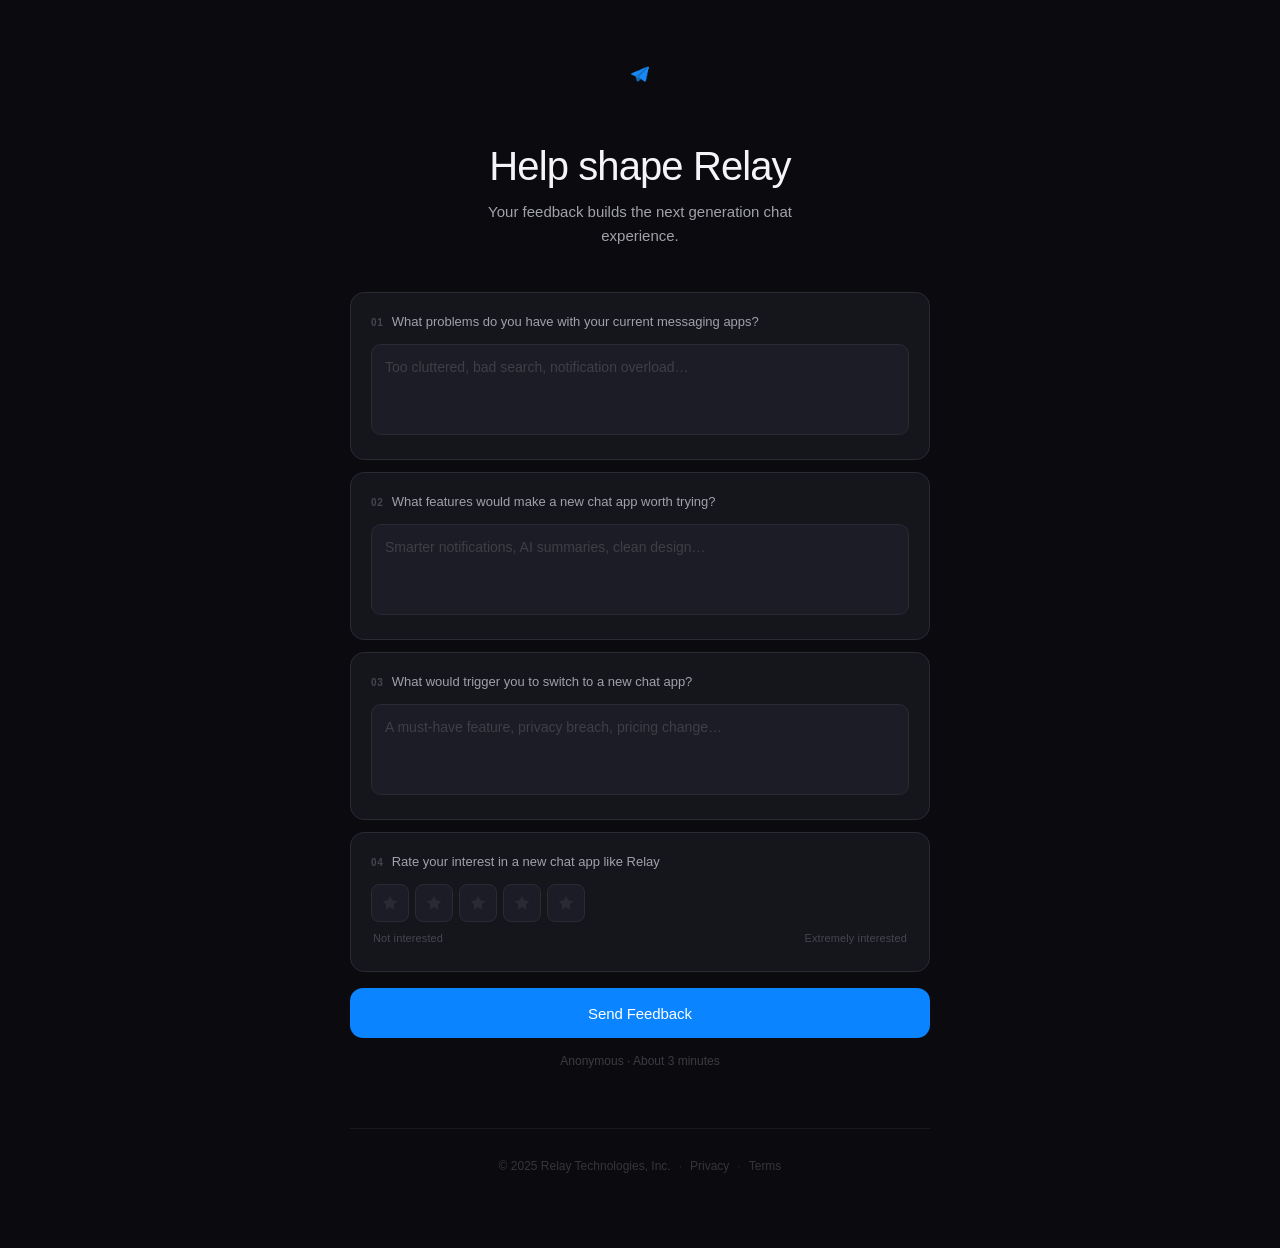
<file: index.html>
<!DOCTYPE html>
<html lang="en">
<head>
  <meta charset="UTF-8" />
  <meta name="viewport" content="width=device-width, initial-scale=1.0" />
  <title>Relay — Share Your Feedback</title>
  <meta name="description" content="Help shape the next generation chat experience." />
  <link rel="stylesheet" href="styles.css" />
</head>
<body>

  <!-- ══════════════════════════════════════════
       COFFEE LOADER OVERLAY
  ══════════════════════════════════════════ -->
  <div id="loader" class="loader" aria-hidden="true" aria-label="Submitting…">
    <div class="loader-inner">
      <div class="coffee-wrap">

        <!-- Steam wisps -->
        <div class="steam">
          <span class="steam__wisp steam__wisp--1"></span>
          <span class="steam__wisp steam__wisp--2"></span>
          <span class="steam__wisp steam__wisp--3"></span>
        </div>

        <!-- Cup body -->
        <div class="cup">
          <div class="cup__liquid">
            <div class="cup__foam"></div>
          </div>
          <div class="cup__handle"></div>
          <div class="cup__saucer"></div>
        </div>

      </div>
      <p class="loader-label">Sending your feedback…</p>
    </div>
  </div>

  <!-- ══════════════════════════════════════════
       MAIN PAGE
  ══════════════════════════════════════════ -->
  <div class="page" id="page-form">

    <div class="wrap">

      <!-- Logo -->
      <header class="site-header">
        <img
          src="logo.png.PNG"
          alt="Relay"
          class="logo"
          onerror="this.style.display='none';document.getElementById('logo-text').style.display='block';"
        />
        <span id="logo-text" class="logo-text" style="display:none;">Relay</span>
      </header>

      <!-- Hero -->
      <section class="hero">
        <h1 class="hero-title">Help shape Relay</h1>
        <p class="hero-sub">Your feedback builds the next generation chat experience.</p>
      </section>

      <!-- Form -->
      <main>
        <form
          id="feedback-form"
          action="https://formspree.io/f/xaqagppb"
          method="POST"
          novalidate
        >
          <input type="hidden" name="_subject" value="Relay Feedback Submission" />

          <!-- Q1 -->
          <div class="field" id="field-q1">
            <label class="field-label" for="q1_problem">
              <span class="field-num">01</span>
              What problems do you have with your current messaging apps?
            </label>
            <textarea
              id="q1_problem"
              name="q1_problem"
              class="field-textarea"
              placeholder="Too cluttered, bad search, notification overload…"
              rows="3"
              required
            ></textarea>
            <span class="field-err" id="err-q1" role="alert"></span>
          </div>

          <!-- Q2 -->
          <div class="field" id="field-q2">
            <label class="field-label" for="q2_features">
              <span class="field-num">02</span>
              What features would make a new chat app worth trying?
            </label>
            <textarea
              id="q2_features"
              name="q2_features"
              class="field-textarea"
              placeholder="Smarter notifications, AI summaries, clean design…"
              rows="3"
              required
            ></textarea>
            <span class="field-err" id="err-q2" role="alert"></span>
          </div>

          <!-- Q3 -->
          <div class="field" id="field-q3">
            <label class="field-label" for="q3_switch">
              <span class="field-num">03</span>
              What would trigger you to switch to a new chat app?
            </label>
            <textarea
              id="q3_switch"
              name="q3_switch"
              class="field-textarea"
              placeholder="A must-have feature, privacy breach, pricing change…"
              rows="3"
              required
            ></textarea>
            <span class="field-err" id="err-q3" role="alert"></span>
          </div>

          <!-- Q4 — Star rating -->
          <div class="field" id="field-q4">
            <span class="field-label">
              <span class="field-num">04</span>
              Rate your interest in a new chat app like Relay
            </span>

            <div class="star-row" id="star-rating" role="group" aria-label="Interest rating 1 to 5 stars">
              <!-- Stars rendered RTL so CSS :hover siblings work -->
              <label class="star-label" title="5 — Extremely interested">
                <input class="star-input" type="radio" name="q4_interest" value="5" required />
                <span class="star-icon" aria-hidden="true">
                  <svg viewBox="0 0 24 24"><path d="M12 2l3.09 6.26L22 9.27l-5 4.87 1.18 6.88L12 17.77l-6.18 3.25L7 14.14 2 9.27l6.91-1.01L12 2z"/></svg>
                </span>
              </label>
              <label class="star-label" title="4">
                <input class="star-input" type="radio" name="q4_interest" value="4" />
                <span class="star-icon" aria-hidden="true">
                  <svg viewBox="0 0 24 24"><path d="M12 2l3.09 6.26L22 9.27l-5 4.87 1.18 6.88L12 17.77l-6.18 3.25L7 14.14 2 9.27l6.91-1.01L12 2z"/></svg>
                </span>
              </label>
              <label class="star-label" title="3">
                <input class="star-input" type="radio" name="q4_interest" value="3" />
                <span class="star-icon" aria-hidden="true">
                  <svg viewBox="0 0 24 24"><path d="M12 2l3.09 6.26L22 9.27l-5 4.87 1.18 6.88L12 17.77l-6.18 3.25L7 14.14 2 9.27l6.91-1.01L12 2z"/></svg>
                </span>
              </label>
              <label class="star-label" title="2">
                <input class="star-input" type="radio" name="q4_interest" value="2" />
                <span class="star-icon" aria-hidden="true">
                  <svg viewBox="0 0 24 24"><path d="M12 2l3.09 6.26L22 9.27l-5 4.87 1.18 6.88L12 17.77l-6.18 3.25L7 14.14 2 9.27l6.91-1.01L12 2z"/></svg>
                </span>
              </label>
              <label class="star-label" title="1 — Not interested">
                <input class="star-input" type="radio" name="q4_interest" value="1" />
                <span class="star-icon" aria-hidden="true">
                  <svg viewBox="0 0 24 24"><path d="M12 2l3.09 6.26L22 9.27l-5 4.87 1.18 6.88L12 17.77l-6.18 3.25L7 14.14 2 9.27l6.91-1.01L12 2z"/></svg>
                </span>
              </label>
            </div>

            <div class="star-labels-row" aria-hidden="true">
              <span>Not interested</span>
              <span>Extremely interested</span>
            </div>

            <span class="field-err" id="err-q4" role="alert"></span>
          </div>

          <!-- Submit -->
          <div class="submit-area">
            <button type="submit" id="submit-btn" class="btn-submit">
              <span class="btn-submit__text">Send Feedback</span>
            </button>
            <p class="submit-caption">Anonymous · About 3 minutes</p>
          </div>

        </form>
      </main>

      <footer class="site-footer">
        <span>© 2025 Relay Technologies, Inc.</span>
        <span class="sep">·</span>
        <a href="#">Privacy</a>
        <span class="sep">·</span>
        <a href="#">Terms</a>
      </footer>

    </div><!-- /.wrap -->
  </div><!-- /#page-form -->

  <!-- ══════════════════════════════════════════
       SUCCESS SCREEN
  ══════════════════════════════════════════ -->
  <div class="page page--success" id="page-success" aria-hidden="true">
    <div class="wrap wrap--center">

      <header class="site-header">
        <img
          src="logo.png.PNG"
          alt="Relay"
          class="logo"
          onerror="this.style.display='none';this.nextElementSibling.style.display='block';"
        />
        <span class="logo-text" style="display:none;">Relay</span>
      </header>

      <div class="success-card">
        <div class="success-icon" aria-hidden="true">
          <svg width="24" height="24" viewBox="0 0 24 24" fill="none">
            <path d="M5 12.5L10 17.5L19 7" stroke="currentColor" stroke-width="1.8" stroke-linecap="round" stroke-linejoin="round"/>
          </svg>
        </div>
        <h2 class="success-title">Thanks — your feedback<br>helps shape Relay</h2>
        <p class="success-sub">We've received your response and appreciate your time.</p>
        <button class="btn-back" id="btn-back" onclick="resetPage()">← Back</button>
      </div>

      <footer class="site-footer">
        <span>© 2025 Relay Technologies, Inc.</span>
        <span class="sep">·</span>
        <a href="#">Privacy</a>
        <span class="sep">·</span>
        <a href="#">Terms</a>
      </footer>

    </div>
  </div>

  <script src="script.js"></script>
</body>
</html>
</file>
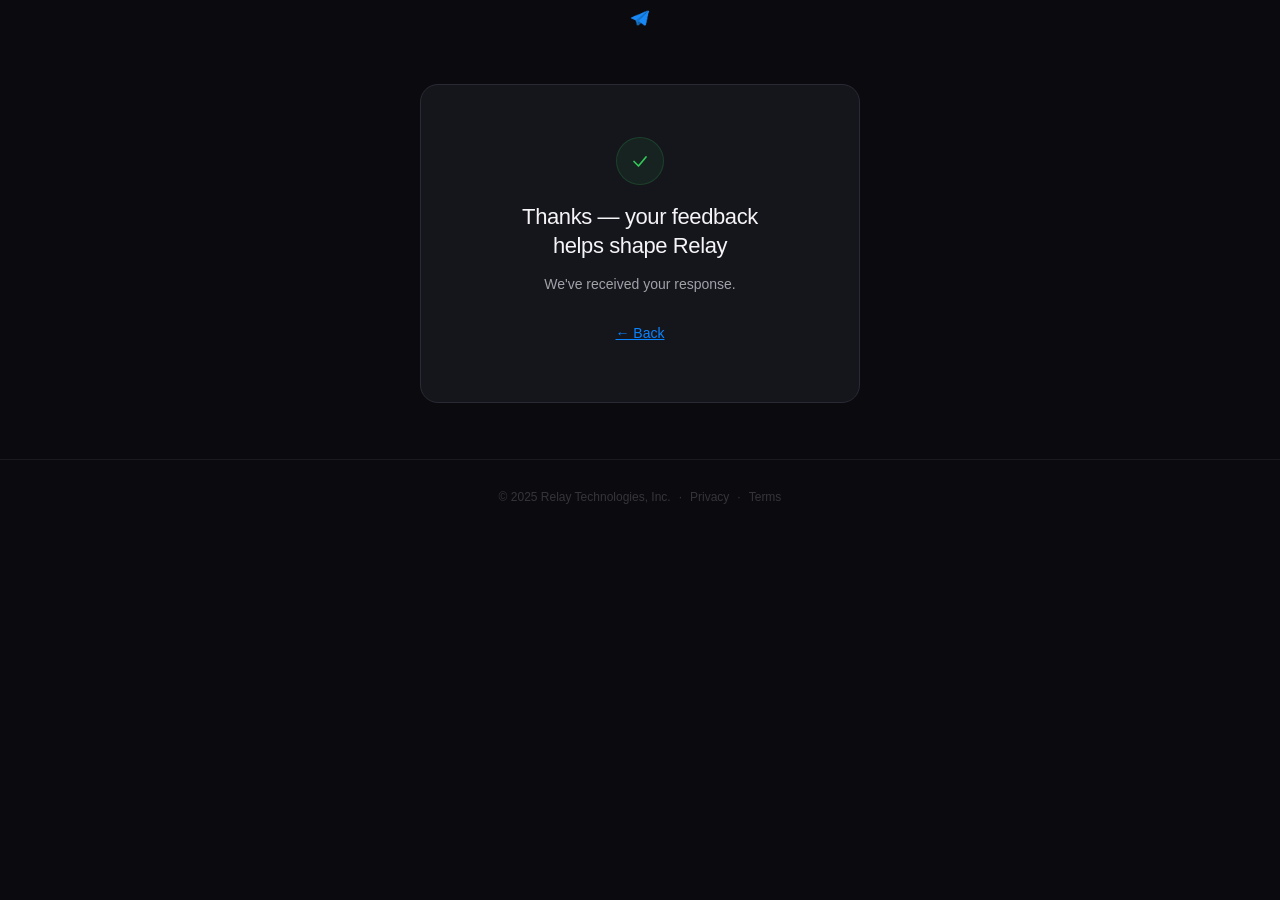
<file: success.html>
<!DOCTYPE html>
<html lang="en">
<head>
  <meta charset="UTF-8" />
  <meta name="viewport" content="width=device-width, initial-scale=1.0" />
  <title>Relay — Thank You</title>
  <link rel="stylesheet" href="styles.css" />
</head>
<body>

  <div class="page-outer page-outer--centered">
    <div class="page-inner">

      <!-- Logo -->
      <header class="site-header" style="margin-bottom: 0;">
        <img
          src="logo.png.PNG"
          alt="Relay"
          class="logo"
          onerror="this.style.display='none';this.nextElementSibling.style.display='block';"
        />
        <span class="logo-fallback" style="display:none;">Relay</span>
      </header>

      <!-- Success card -->
      <main style="display:flex; justify-content:center; padding: 48px 0 0;">
        <div class="success-card">

          <div class="success-icon" aria-hidden="true">
            <svg width="20" height="20" viewBox="0 0 20 20" fill="none" xmlns="http://www.w3.org/2000/svg">
              <path d="M4 10.5L8.5 15L16 6" stroke="currentColor" stroke-width="1.7" stroke-linecap="round" stroke-linejoin="round"/>
            </svg>
          </div>

          <h1 class="success-title">Thanks — your feedback<br>helps shape Relay</h1>
          <p class="success-sub">We've received your response.</p>

          <a href="index.html" class="btn-back">← Back</a>

        </div>
      </main>

      <!-- Footer -->
      <footer class="site-footer">
        <span>&copy; 2025 Relay Technologies, Inc.</span>
        <span class="dot">&middot;</span>
        <a href="#">Privacy</a>
        <span class="dot">&middot;</span>
        <a href="#">Terms</a>
      </footer>

    </div>
  </div>

</body>
</html>
</file>
<file: styles.css>
/* ================================================================
   RELAY — Production SaaS Feedback Page
   Apple-grade minimalism · Dark mode · System typography
   ================================================================ */

/* ── Reset ─────────────────────────────────────────────────────── */
*, *::before, *::after {
  box-sizing: border-box;
  margin: 0;
  padding: 0;
}

/* ── Design Tokens ─────────────────────────────────────────────── */
:root {
  --bg:       #0b0b0f;
  --panel:    #15151c;
  --panel-2:  #1c1c26;
  --text:     #f5f5f7;
  --muted:    #a1a1aa;
  --border:   #2a2a35;
  --accent:   #0a84ff;
  --accent-2: #2873ce;

  --focus-ring: rgba(10, 132, 255, 0.42);
  --error:      #ff453a;
  --success:    #34c759;
  --star-on:    #f5c842;
  --star-off:   #2a2a35;

  --font: -apple-system, BlinkMacSystemFont, "Segoe UI", Helvetica, Arial, sans-serif;

  --ease:   cubic-bezier(0.4, 0, 0.2, 1);
  --spring: cubic-bezier(0.34, 1.56, 0.64, 1);
}

/* ── Base ──────────────────────────────────────────────────────── */
html {
  font-size: 16px;
  -webkit-font-smoothing: antialiased;
  -moz-osx-font-smoothing: grayscale;
}

body {
  background: var(--bg);
  color: var(--text);
  font-family: var(--font);
  font-size: 15px;
  line-height: 1.6;
  min-height: 100dvh;
}

/* ── Pages ─────────────────────────────────────────────────────── */
.page {
  width: 100%;
  min-height: 100dvh;
  display: flex;
  justify-content: center;
  padding: 56px 24px 72px;
  transition: opacity 0.32s var(--ease);
}

.page--success {
  position: fixed;
  inset: 0;
  align-items: center;
  opacity: 0;
  pointer-events: none;
  z-index: 10;
  padding: 32px 24px;
}

.page--success.is-visible {
  opacity: 1;
  pointer-events: auto;
}

/* ── Content column ────────────────────────────────────────────── */
.wrap {
  width: 100%;
  max-width: 580px;
}

.wrap--center {
  display: flex;
  flex-direction: column;
  align-items: center;
  justify-content: center;
  min-height: 100%;
}

/* ── Fade-up entry ─────────────────────────────────────────────── */
@keyframes fadeUp {
  from { opacity: 0; transform: translateY(14px); }
  to   { opacity: 1; transform: translateY(0); }
}

.wrap {
  animation: fadeUp 0.42s var(--ease) both;
}

/* ── Logo ──────────────────────────────────────────────────────── */
.site-header {
  display: flex;
  justify-content: center;
  margin-bottom: 52px;
}

.logo {
  height: 36px;
  width: auto;
  object-fit: contain;
  display: block;
}

.logo-text {
  font-size: 20px;
  font-weight: 600;
  letter-spacing: -0.5px;
  color: var(--text);
}

/* ── Hero ──────────────────────────────────────────────────────── */
.hero {
  text-align: center;
  margin-bottom: 44px;
}

.hero-title {
  font-size: clamp(26px, 5vw, 40px);
  font-weight: 500;
  letter-spacing: -0.9px;
  line-height: 1.1;
  color: var(--text);
  margin-bottom: 12px;
}

.hero-sub {
  font-size: 15px;
  color: var(--muted);
  max-width: 360px;
  margin: 0 auto;
  line-height: 1.6;
}

/* ── Form ──────────────────────────────────────────────────────── */
form {
  display: flex;
  flex-direction: column;
  gap: 12px;
}

/* ── Field card ────────────────────────────────────────────────── */
.field {
  background: var(--panel);
  border: 1px solid var(--border);
  border-radius: 14px;
  padding: 20px 20px 16px;
  transition: border-color 0.18s var(--ease);
}

.field:focus-within {
  border-color: rgba(255, 255, 255, 0.06);
}

.field.has-error {
  border-color: rgba(255, 69, 58, 0.3);
  animation: shake 0.24s var(--ease);
}

@keyframes shake {
  0%, 100% { transform: translateX(0); }
  30%       { transform: translateX(-4px); }
  70%       { transform: translateX(4px); }
}

/* ── Field label ───────────────────────────────────────────────── */
.field-label {
  display: flex;
  align-items: baseline;
  gap: 8px;
  font-size: 13px;
  font-weight: 500;
  color: var(--muted);
  line-height: 1.45;
  margin-bottom: 12px;
  cursor: pointer;
}

.field-num {
  font-size: 10px;
  font-weight: 700;
  letter-spacing: 0.08em;
  color: rgba(161, 161, 170, 0.35);
  flex-shrink: 0;
  padding-top: 2px;
  font-variant-numeric: tabular-nums;
}

/* ── Textarea ──────────────────────────────────────────────────── */
.field-textarea {
  display: block;
  width: 100%;
  background: var(--panel-2);
  border: 1px solid var(--border);
  border-radius: 10px;
  color: var(--text);
  font-family: var(--font);
  font-size: 14px;
  line-height: 1.6;
  padding: 11px 13px;
  resize: none;
  min-height: 88px;
  outline: none;
  -webkit-appearance: none;
  transition: border-color 0.18s var(--ease), background-color 0.12s var(--ease);
}

.field-textarea::placeholder {
  color: rgba(161, 161, 170, 0.26);
}

.field-textarea:focus {
  border-color: var(--focus-ring);
  background: #1e1e2a;
}

/* ── Field error ───────────────────────────────────────────────── */
.field-err {
  display: block;
  font-size: 12px;
  color: var(--error);
  margin-top: 8px;
  min-height: 0;
  line-height: 1.4;
  opacity: 0;
  transition: opacity 0.15s var(--ease);
}

.field-err.show {
  opacity: 1;
}

/* ══════════════════════════════════════════════════════
   STAR RATING
   RTL layout trick: stars are listed 5→1 in HTML,
   flex-direction:row-reverse reverses them visually.
   :hover and :checked + siblings light up via ~ selector.
══════════════════════════════════════════════════════ */

.star-row {
  display: flex;
  flex-direction: row-reverse;
  justify-content: flex-end;
  gap: 6px;
  margin-bottom: 8px;
}

/* Hide native radio */
.star-input {
  position: absolute;
  width: 1px;
  height: 1px;
  opacity: 0;
  pointer-events: none;
}

.star-label {
  display: flex;
  cursor: pointer;
}

.star-icon {
  display: flex;
  align-items: center;
  justify-content: center;
  width: 38px;
  height: 38px;
  border-radius: 8px;
  background: var(--panel-2);
  border: 1px solid var(--border);
  transition:
    background-color 0.12s var(--ease),
    border-color 0.12s var(--ease),
    transform 0.14s var(--spring);
}

.star-icon svg {
  width: 18px;
  height: 18px;
  fill: var(--star-off);
  stroke: none;
  transition: fill 0.12s var(--ease), transform 0.14s var(--spring);
}

/* Hover: light up hovered star AND all stars to its left (higher values) */
.star-label:hover .star-icon,
.star-label:hover ~ .star-label .star-icon {
  background: rgba(245, 200, 66, 0.07);
  border-color: rgba(245, 200, 66, 0.2);
}

.star-label:hover .star-icon svg,
.star-label:hover ~ .star-label .star-icon svg {
  fill: var(--star-on);
}

.star-label:hover .star-icon {
  transform: scale(1.1);
}

/* Checked: fill selected and all higher-value stars */
.star-input:checked + .star-icon,
.star-input:checked + .star-icon ~ * {
  background: rgba(245, 200, 66, 0.07);
  border-color: rgba(245, 200, 66, 0.18);
}

/* The ~ selector doesn't work cross-element for siblings of .star-label;
   we use JS to add a data attribute for the checked state */
.star-row[data-selected="1"] .star-label:nth-child(5) .star-icon,
.star-row[data-selected="2"] .star-label:nth-child(5) .star-icon,
.star-row[data-selected="2"] .star-label:nth-child(4) .star-icon,
.star-row[data-selected="3"] .star-label:nth-child(5) .star-icon,
.star-row[data-selected="3"] .star-label:nth-child(4) .star-icon,
.star-row[data-selected="3"] .star-label:nth-child(3) .star-icon,
.star-row[data-selected="4"] .star-label:nth-child(5) .star-icon,
.star-row[data-selected="4"] .star-label:nth-child(4) .star-icon,
.star-row[data-selected="4"] .star-label:nth-child(3) .star-icon,
.star-row[data-selected="4"] .star-label:nth-child(2) .star-icon,
.star-row[data-selected="5"] .star-label .star-icon {
  background: rgba(245, 200, 66, 0.08);
  border-color: rgba(245, 200, 66, 0.2);
}

.star-row[data-selected="1"] .star-label:nth-child(5) .star-icon svg,
.star-row[data-selected="2"] .star-label:nth-child(5) .star-icon svg,
.star-row[data-selected="2"] .star-label:nth-child(4) .star-icon svg,
.star-row[data-selected="3"] .star-label:nth-child(5) .star-icon svg,
.star-row[data-selected="3"] .star-label:nth-child(4) .star-icon svg,
.star-row[data-selected="3"] .star-label:nth-child(3) .star-icon svg,
.star-row[data-selected="4"] .star-label:nth-child(5) .star-icon svg,
.star-row[data-selected="4"] .star-label:nth-child(4) .star-icon svg,
.star-row[data-selected="4"] .star-label:nth-child(3) .star-icon svg,
.star-row[data-selected="4"] .star-label:nth-child(2) .star-icon svg,
.star-row[data-selected="5"] .star-label .star-icon svg {
  fill: var(--star-on);
}

/* Focus visible */
.star-input:focus-visible + .star-icon {
  outline: 2px solid var(--accent);
  outline-offset: 2px;
}

/* Scale captions */
.star-labels-row {
  display: flex;
  justify-content: space-between;
  font-size: 11px;
  color: rgba(161, 161, 170, 0.35);
  padding: 0 2px;
  letter-spacing: 0.01em;
}

/* ── Submit area ───────────────────────────────────────────────── */
.submit-area {
  display: flex;
  flex-direction: column;
  align-items: center;
  gap: 14px;
  padding-top: 4px;
}

.btn-submit {
  width: 100%;
  height: 50px;
  background: var(--accent);
  border: none;
  border-radius: 13px;
  color: #fff;
  font-family: var(--font);
  font-size: 15px;
  font-weight: 500;
  letter-spacing: -0.1px;
  cursor: pointer;
  position: relative;
  overflow: hidden;
  transition:
    background-color 0.14s var(--ease),
    transform 0.1s var(--ease),
    opacity 0.2s var(--ease);
}

.btn-submit:hover:not(:disabled) {
  background: var(--accent-2);
}

.btn-submit:active:not(:disabled) {
  transform: scale(0.99);
  background: #0063cc;
}

.btn-submit:disabled {
  opacity: 0.5;
  cursor: not-allowed;
}

.btn-submit:focus-visible {
  outline: 2px solid var(--accent);
  outline-offset: 3px;
}

.submit-caption {
  font-size: 12px;
  color: rgba(161, 161, 170, 0.32);
}

/* ── Footer ────────────────────────────────────────────────────── */
.site-footer {
  display: flex;
  align-items: center;
  justify-content: center;
  gap: 8px;
  flex-wrap: wrap;
  margin-top: 56px;
  padding-top: 28px;
  border-top: 1px solid rgba(42, 42, 53, 0.5);
  font-size: 12px;
  color: rgba(161, 161, 170, 0.28);
}

.site-footer a {
  color: rgba(161, 161, 170, 0.28);
  text-decoration: none;
  transition: color 0.14s;
}

.site-footer a:hover { color: var(--muted); }

.sep { color: rgba(161, 161, 170, 0.18); }

/* ══════════════════════════════════════════════════════
   SUCCESS SCREEN
══════════════════════════════════════════════════════ */

.success-card {
  width: 100%;
  max-width: 440px;
  background: var(--panel);
  border: 1px solid var(--border);
  border-radius: 18px;
  padding: 52px 40px;
  text-align: center;
  display: flex;
  flex-direction: column;
  align-items: center;
  gap: 14px;
  animation: fadeUp 0.4s var(--ease) both;
}

.success-icon {
  width: 48px;
  height: 48px;
  border-radius: 50%;
  background: rgba(52, 199, 89, 0.08);
  border: 1px solid rgba(52, 199, 89, 0.18);
  color: var(--success);
  display: flex;
  align-items: center;
  justify-content: center;
  margin-bottom: 4px;
}

.success-title {
  font-size: clamp(18px, 4vw, 22px);
  font-weight: 500;
  letter-spacing: -0.4px;
  line-height: 1.3;
  color: var(--text);
}

.success-sub {
  font-size: 14px;
  color: var(--muted);
  line-height: 1.55;
  max-width: 280px;
}

.btn-back {
  background: none;
  border: none;
  color: var(--accent);
  font-family: var(--font);
  font-size: 14px;
  cursor: pointer;
  padding: 6px 0;
  margin-top: 6px;
  transition: opacity 0.14s;
}

.btn-back:hover { opacity: 0.65; }

/* ══════════════════════════════════════════════════════
   COFFEE LOADER
══════════════════════════════════════════════════════ */

.loader {
  position: fixed;
  inset: 0;
  background: rgba(11, 11, 15, 0.88);
  backdrop-filter: blur(6px);
  -webkit-backdrop-filter: blur(6px);
  display: flex;
  align-items: center;
  justify-content: center;
  z-index: 100;
  opacity: 0;
  pointer-events: none;
  transition: opacity 0.3s var(--ease);
}

.loader.is-active {
  opacity: 1;
  pointer-events: auto;
}

.loader-inner {
  display: flex;
  flex-direction: column;
  align-items: center;
  gap: 28px;
}

.loader-label {
  font-size: 13px;
  color: var(--muted);
  letter-spacing: 0.01em;
  animation: pulse 1.8s ease-in-out infinite;
}

@keyframes pulse {
  0%, 100% { opacity: 0.5; }
  50%       { opacity: 1; }
}

/* ── Coffee cup wrapper ─────────────────────────────────────────── */
.coffee-wrap {
  position: relative;
  width: 80px;
  display: flex;
  flex-direction: column;
  align-items: center;
}

/* ── Steam ──────────────────────────────────────────────────────── */
.steam {
  display: flex;
  justify-content: center;
  gap: 8px;
  height: 32px;
  align-items: flex-end;
  margin-bottom: 4px;
}

.steam__wisp {
  display: block;
  width: 3px;
  border-radius: 4px;
  background: rgba(161, 161, 170, 0.35);
  transform-origin: bottom center;
  animation: steam-rise 2.2s ease-in-out infinite;
}

.steam__wisp--1 {
  height: 18px;
  animation-delay: 0s;
}
.steam__wisp--2 {
  height: 24px;
  animation-delay: 0.4s;
}
.steam__wisp--3 {
  height: 16px;
  animation-delay: 0.8s;
}

@keyframes steam-rise {
  0% {
    opacity: 0;
    transform: translateY(4px) scaleX(1);
  }
  20% {
    opacity: 0.7;
  }
  60% {
    transform: translateY(-10px) scaleX(1.4);
    opacity: 0.5;
  }
  100% {
    transform: translateY(-18px) scaleX(0.8);
    opacity: 0;
  }
}

/* ── Cup body ───────────────────────────────────────────────────── */
.cup {
  position: relative;
  width: 64px;
}

/* The main cup shape — trapezoid */
.cup::before {
  content: '';
  display: block;
  width: 100%;
  height: 52px;
  background: var(--panel-2);
  border: 1.5px solid var(--border);
  border-radius: 4px 4px 12px 12px;
  clip-path: polygon(6% 0%, 94% 0%, 100% 100%, 0% 100%);
  position: relative;
  z-index: 2;
  overflow: hidden;
}

/* Liquid fill inside cup */
.cup__liquid {
  position: absolute;
  bottom: 18px; /* above saucer */
  left: 2px;
  right: 2px;
  height: 0;
  background: linear-gradient(180deg, #6b3a1f 0%, #3d1f0a 100%);
  border-radius: 0 0 10px 10px;
  z-index: 1;
  animation: fill-cup 3.5s var(--ease) forwards;
  overflow: hidden;
}

@keyframes fill-cup {
  0%   { height: 0; opacity: 0.7; }
  15%  { opacity: 1; }
  100% { height: 38px; opacity: 1; }
}

/* Foam layer on top of liquid */
.cup__foam {
  position: absolute;
  top: 0;
  left: 0;
  right: 0;
  height: 8px;
  background: rgba(210, 165, 115, 0.55);
  border-radius: 4px 4px 0 0;
  animation: foam-appear 3.5s var(--ease) forwards;
  opacity: 0;
}

@keyframes foam-appear {
  0%, 60% { opacity: 0; }
  80%      { opacity: 1; }
  100%     { opacity: 0.85; }
}

/* Cup rim highlight */
.cup::after {
  content: '';
  position: absolute;
  top: 0;
  left: 6%;
  right: 6%;
  height: 2px;
  background: rgba(255, 255, 255, 0.06);
  border-radius: 2px;
  z-index: 3;
}

/* Handle */
.cup__handle {
  position: absolute;
  right: -14px;
  top: 10px;
  width: 14px;
  height: 22px;
  border: 1.5px solid var(--border);
  border-left: none;
  border-radius: 0 8px 8px 0;
  z-index: 1;
}

/* Saucer */
.cup__saucer {
  width: 76px;
  height: 8px;
  background: var(--panel-2);
  border: 1.5px solid var(--border);
  border-radius: 0 0 8px 8px;
  margin: 0 auto;
  position: relative;
}

.cup__saucer::after {
  content: '';
  position: absolute;
  top: 2px;
  left: 50%;
  transform: translateX(-50%);
  width: 20px;
  height: 3px;
  background: rgba(255,255,255,0.04);
  border-radius: 2px;
}

/* ── Responsive ─────────────────────────────────────────────────── */
@media (max-width: 520px) {
  .page {
    padding: 36px 16px 56px;
  }

  .site-header {
    margin-bottom: 36px;
  }

  .hero {
    margin-bottom: 32px;
  }

  .hero-title {
    letter-spacing: -0.5px;
  }

  .field {
    padding: 16px 16px 14px;
  }

  .success-card {
    padding: 40px 24px;
  }

  .star-icon {
    width: 42px;
    height: 42px;
  }
}

/* ── Focus visible global ───────────────────────────────────────── */
:focus-visible {
  outline: 2px solid var(--accent);
  outline-offset: 2px;
  border-radius: 4px;
}

.field-textarea:focus-visible {
  outline: none;
}

/* ── Reduced motion ─────────────────────────────────────────────── */
@media (prefers-reduced-motion: reduce) {
  *, *::before, *::after {
    animation-duration: 0.01ms !important;
    animation-iteration-count: 1 !important;
    transition-duration: 0.01ms !important;
  }
}
</file>
